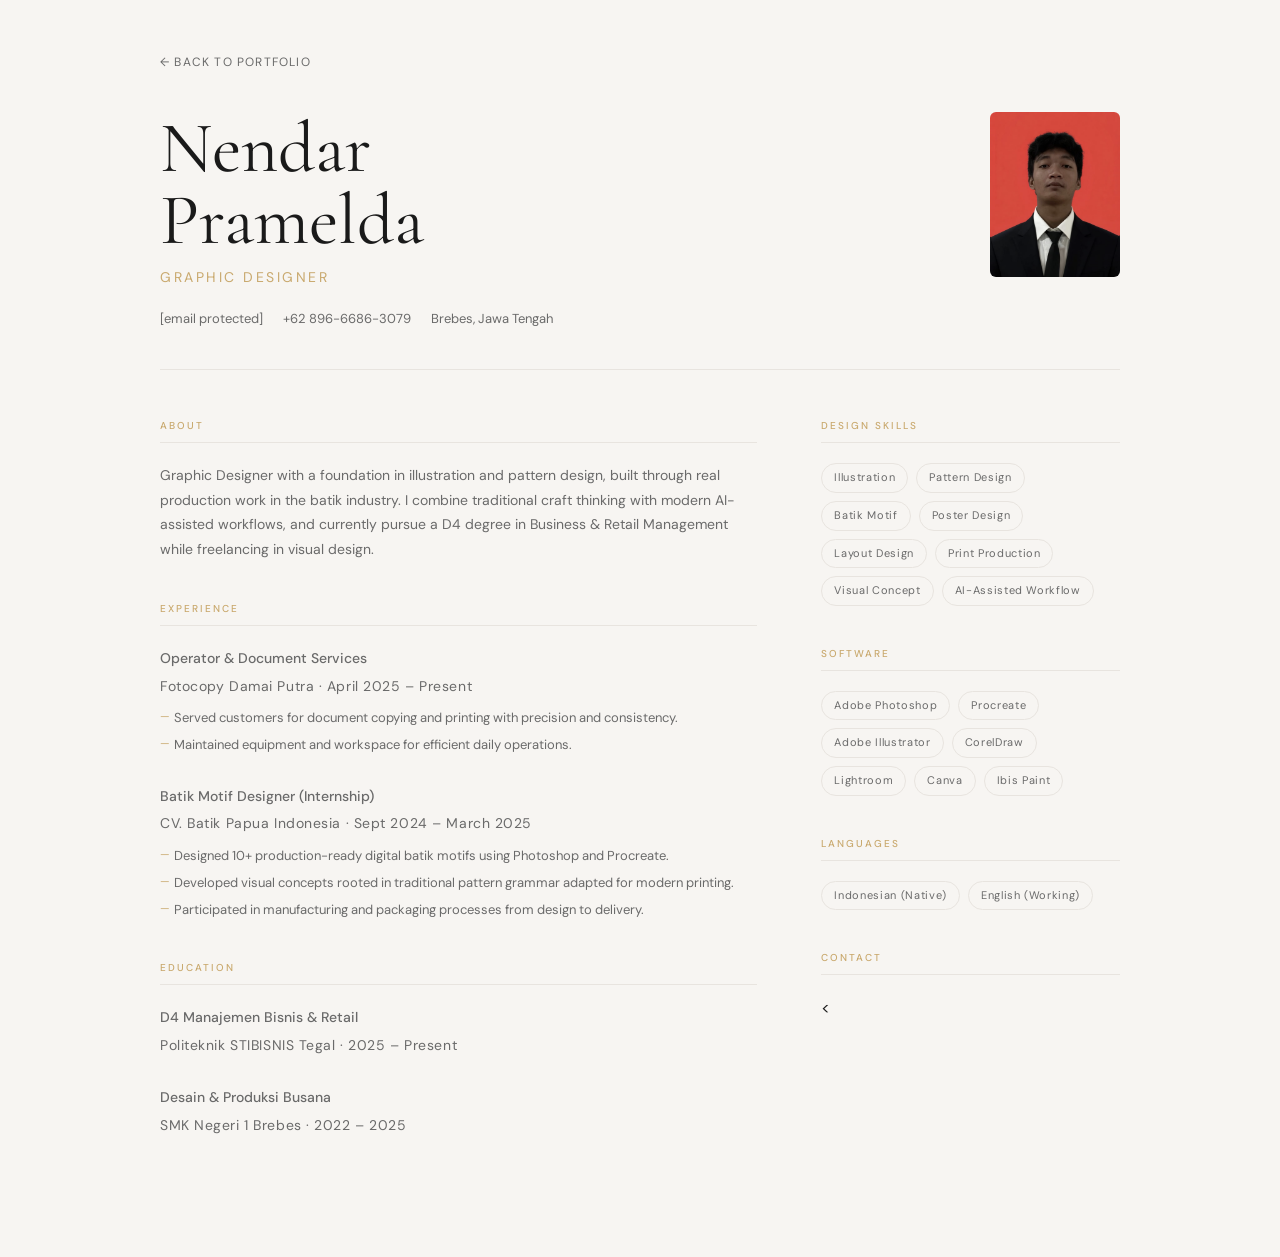
<file: cv.html>
<!DOCTYPE html>
<html lang="en">
<head>
  <meta charset="UTF-8">
  <meta name="viewport" content="width=device-width, initial-scale=1.0">
  <title>CV — Nendar Pramelda</title>
  <meta name="description" content="Curriculum vitae of Nendar Pramelda, Graphic Designer based in Brebes, Indonesia.">

  <link rel="preconnect" href="https://fonts.googleapis.com">
  <link href="https://fonts.googleapis.com/css2?family=Cormorant+Garamond:ital,wght@0,300;0,400;0,600;1,300&family=DM+Sans:wght@300;400;500&display=swap" rel="stylesheet">

  <style>
    :root {
      --bg:       #f7f5f2;
      --surface:  #ffffff;
      --text:     #1a1a1a;
      --text-dim: #6a6a6a;
      --accent:   #c9a96e;
      --border:   #e8e4df;
      --font-display: 'Cormorant Garamond', Georgia, serif;
      --font-body:    'DM Sans', system-ui, sans-serif;
    }

    *, *::before, *::after { box-sizing: border-box; margin: 0; padding: 0; }

    body {
      font-family: var(--font-body);
      background: var(--bg);
      color: var(--text);
      line-height: 1.6;
      -webkit-font-smoothing: antialiased;
      padding: 48px 24px 80px;
    }

    .cv-wrap {
      max-width: 960px;
      margin: 0 auto;
    }

    /* Back link */
    .back-link {
      display: inline-flex;
      align-items: center;
      gap: 8px;
      font-size: 12px;
      letter-spacing: 0.1em;
      text-transform: uppercase;
      color: var(--text-dim);
      text-decoration: none;
      margin-bottom: 40px;
      transition: color 0.2s;
    }
    .back-link:hover { color: var(--accent); }

    /* Header */
    .cv-header {
      display: flex;
      justify-content: space-between;
      align-items: flex-start;
      gap: 32px;
      padding-bottom: 40px;
      border-bottom: 1px solid var(--border);
      margin-bottom: 48px;
    }

    .cv-header-info {}

    .cv-name {
      font-family: var(--font-display);
      font-size: clamp(44px, 7vw, 72px);
      font-weight: 400;
      line-height: 1.0;
      color: var(--text);
    }

    .cv-role {
      font-size: 14px;
      font-weight: 400;
      letter-spacing: 0.18em;
      text-transform: uppercase;
      color: var(--accent);
      margin-top: 10px;
    }

    .cv-contacts {
      display: flex;
      flex-wrap: wrap;
      gap: 20px;
      margin-top: 20px;
    }

    .cv-contacts a, .cv-contacts span {
      font-size: 13px;
      color: var(--text-dim);
      text-decoration: none;
    }
    .cv-contacts a:hover { color: var(--accent); }

    .cv-photo {
      flex-shrink: 0;
      width: 130px;
      height: 165px;
      object-fit: cover;
      border-radius: 6px;
      filter: grayscale(20%);
    }

    /* Grid */
    .cv-grid {
      display: grid;
      grid-template-columns: 2fr 1fr;
      gap: 64px;
    }

    /* Sections */
    .cv-section {
      margin-bottom: 40px;
    }

    .cv-section-title {
      font-size: 10px;
      font-weight: 500;
      letter-spacing: 0.2em;
      text-transform: uppercase;
      color: var(--accent);
      margin-bottom: 20px;
      padding-bottom: 8px;
      border-bottom: 1px solid var(--border);
    }

    .cv-section p {
      font-size: 14px;
      color: var(--text-dim);
      line-height: 1.75;
    }

    /* Entry (experience / education) */
    .cv-entry {
      margin-bottom: 28px;
    }

    .cv-entry:last-child { margin-bottom: 0; }

    .cv-entry-title {
      font-size: 15px;
      font-weight: 500;
      color: var(--text);
      margin-bottom: 3px;
    }

    .cv-entry-meta {
      font-size: 12px;
      color: var(--text-dim);
      letter-spacing: 0.04em;
      margin-bottom: 10px;
    }

    .cv-entry ul {
      list-style: none;
      display: flex;
      flex-direction: column;
      gap: 6px;
    }

    .cv-entry li {
      font-size: 13px;
      color: var(--text-dim);
      padding-left: 14px;
      position: relative;
      line-height: 1.6;
    }

    .cv-entry li::before {
      content: '—';
      position: absolute;
      left: 0;
      color: var(--accent);
      font-size: 11px;
    }

    /* Skills tags */
    .cv-tags {
      display: flex;
      flex-wrap: wrap;
      gap: 8px;
    }

    .cv-tag {
      font-size: 11px;
      letter-spacing: 0.06em;
      padding: 5px 12px;
      border: 1px solid var(--border);
      border-radius: 999px;
      color: var(--text-dim);
    }

    @media (max-width: 768px) {
      .cv-grid { grid-template-columns: 1fr; gap: 0; }
      .cv-header { flex-direction: column-reverse; }
      .cv-photo { width: 100px; height: 130px; }
      .cv-name { font-size: 44px; }
    }
  </style>
</head>
<body>

<div class="cv-wrap">

  <a href="index.html" class="back-link">← Back to Portfolio</a>

  <header class="cv-header">
    <div class="cv-header-info">
      <h1 class="cv-name">Nendar<br>Pramelda</h1>
      <p class="cv-role">Graphic Designer</p>
      <div class="cv-contacts">
        <a href="/cdn-cgi/l/email-protection#81efe4efe5e0f3f1f3e0ece4ede5e0b3b1b1b6c1e6ece0e8edafe2eeec"><span class="__cf_email__" data-cfemail="0b656e656f6a797b796a666e676f6a393b3b3c4b6c666a626725686466">[email&#160;protected]</span></a>
        <span>+62 896-6686-3079</span>
        <span>Brebes, Jawa Tengah</span>
      </div>
    </div>
    <img src="assets/CV/foto.jpg" alt="Portrait photo of Nendar Pramelda" class="cv-photo">
  </header>

  <div class="cv-grid">

    <!-- LEFT COLUMN -->
    <div>
      <section class="cv-section">
        <h2 class="cv-section-title">About</h2>
        <p>
          Graphic Designer with a foundation in illustration and pattern design, built through real production work in the batik industry. I combine traditional craft thinking with modern AI-assisted workflows, and currently pursue a D4 degree in Business & Retail Management while freelancing in visual design.
        </p>
      </section>

      <section class="cv-section">
        <h2 class="cv-section-title">Experience</h2>

        <div class="cv-entry">
          <p class="cv-entry-title">Operator &amp; Document Services</p>
          <p class="cv-entry-meta">Fotocopy Damai Putra · April 2025 – Present</p>
          <ul>
            <li>Served customers for document copying and printing with precision and consistency.</li>
            <li>Maintained equipment and workspace for efficient daily operations.</li>
          </ul>
        </div>

        <div class="cv-entry">
          <p class="cv-entry-title">Batik Motif Designer (Internship)</p>
          <p class="cv-entry-meta">CV. Batik Papua Indonesia · Sept 2024 – March 2025</p>
          <ul>
            <li>Designed 10+ production-ready digital batik motifs using Photoshop and Procreate.</li>
            <li>Developed visual concepts rooted in traditional pattern grammar adapted for modern printing.</li>
            <li>Participated in manufacturing and packaging processes from design to delivery.</li>
          </ul>
        </div>
      </section>

      <section class="cv-section">
        <h2 class="cv-section-title">Education</h2>

        <div class="cv-entry">
          <p class="cv-entry-title">D4 Manajemen Bisnis &amp; Retail</p>
          <p class="cv-entry-meta">Politeknik STIBISNIS Tegal · 2025 – Present</p>
        </div>

        <div class="cv-entry">
          <p class="cv-entry-title">Desain &amp; Produksi Busana</p>
          <p class="cv-entry-meta">SMK Negeri 1 Brebes · 2022 – 2025</p>
        </div>
      </section>
    </div>

    <!-- RIGHT COLUMN -->
    <div>
      <section class="cv-section">
        <h2 class="cv-section-title">Design Skills</h2>
        <div class="cv-tags">
          <span class="cv-tag">Illustration</span>
          <span class="cv-tag">Pattern Design</span>
          <span class="cv-tag">Batik Motif</span>
          <span class="cv-tag">Poster Design</span>
          <span class="cv-tag">Layout Design</span>
          <span class="cv-tag">Print Production</span>
          <span class="cv-tag">Visual Concept</span>
          <span class="cv-tag">AI-Assisted Workflow</span>
        </div>
      </section>

      <section class="cv-section">
        <h2 class="cv-section-title">Software</h2>
        <div class="cv-tags">
          <span class="cv-tag">Adobe Photoshop</span>
          <span class="cv-tag">Procreate</span>
          <span class="cv-tag">Adobe Illustrator</span>
          <span class="cv-tag">CorelDraw</span>
          <span class="cv-tag">Lightroom</span>
          <span class="cv-tag">Canva</span>
          <span class="cv-tag">Ibis Paint</span>
        </div>
      </section>

      <section class="cv-section">
        <h2 class="cv-section-title">Languages</h2>
        <div class="cv-tags">
          <span class="cv-tag">Indonesian (Native)</span>
          <span class="cv-tag">English (Working)</span>
        </div>
      </section>

      <section class="cv-section">
        <h2 class="cv-section-title">Contact</h2>
        <
</file>
